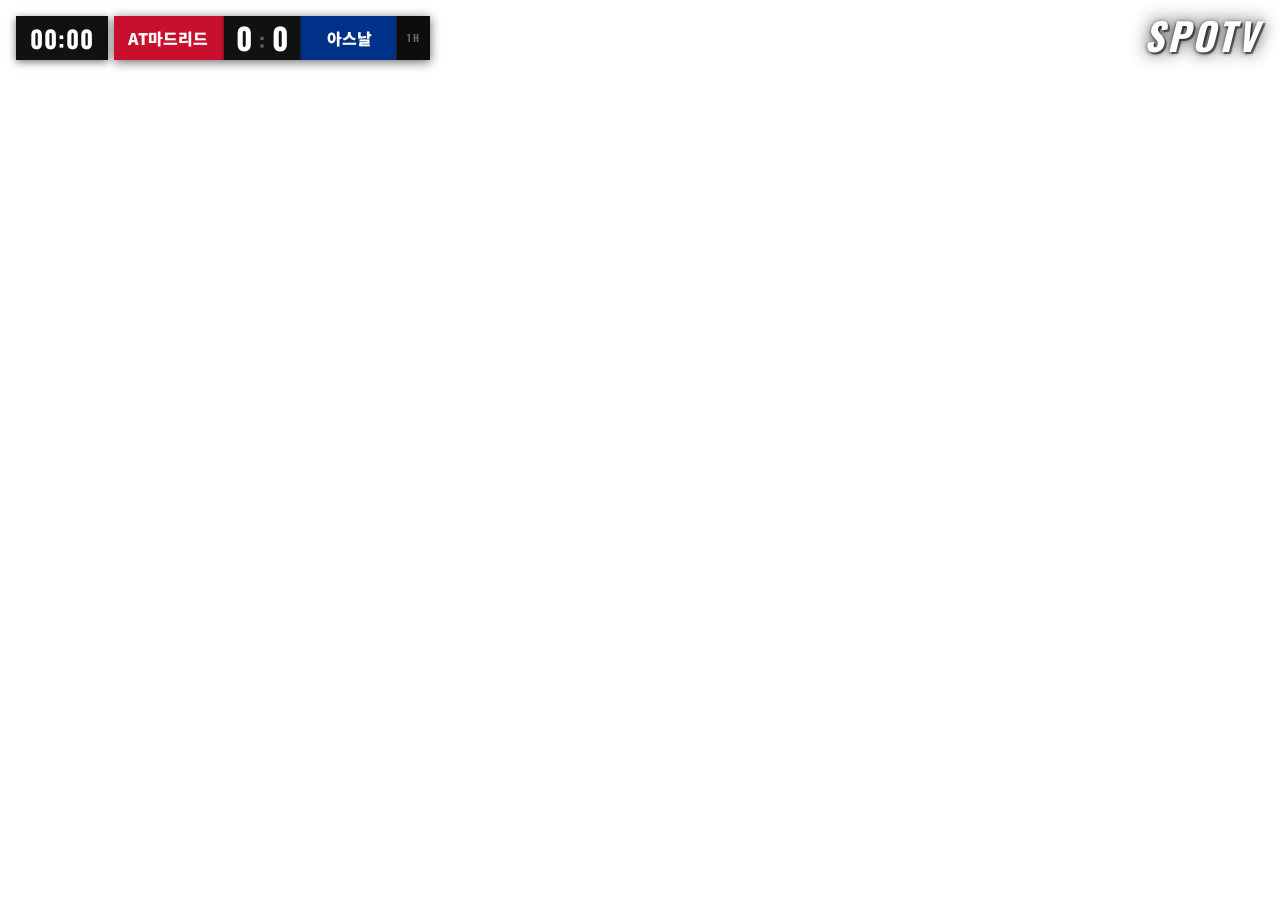
<file: index.html>
<!DOCTYPE html>
<html lang="ko">
<head>
<meta charset="UTF-8"/>
<meta name="viewport" content="width=device-width,initial-scale=1.0"/>
<title>Football Overlay</title>
<link rel="preconnect" href="https://fonts.googleapis.com"/>
<link rel="preconnect" href="https://fonts.gstatic.com" crossorigin/>
<link href="https://fonts.googleapis.com/css2?family=Oswald:wght@600;700&family=Noto+Sans+KR:wght@500;700;900&display=swap" rel="stylesheet"/>
<style>
*, *::before, *::after { box-sizing: border-box; margin: 0; padding: 0; }

:root {
  --home: #c8102e;
  --away: #003087;
  --fn:   'Oswald', sans-serif;
  --fk:   'Noto Sans KR', sans-serif;
}

html, body {
  width: 100%; height: 100%;
  background: transparent;
  overflow: hidden;
}

@keyframes fadeDown {
  from { opacity: 0; transform: translateY(-8px); }
  to   { opacity: 1; transform: translateY(0); }
}

/* ═══════════════════════════════════════
   TOP-LEFT: [ 시계 ]  [ 스코어보드 ]  ← 같은 라인, gap으로 분리
   ═══════════════════════════════════════ */
#tl {
  position: fixed;
  top: 16px;
  left: 16px;
  display: inline-flex;
  flex-direction: row;          /* 같은 라인 */
  align-items: stretch;
  gap: 6px;                     /* 시계-스코어보드 간격 */
  pointer-events: none;
  animation: fadeDown .25s ease-out both;
}

/* ─ 시계 바 — 폭 최소, 내용만큼만 ─ */
#clock-bar {
  display: inline-flex;
  align-items: center;
  height: 44px;                 /* 스코어보드와 동일 높이 */
  background: #111;
  box-shadow: 0 2px 8px rgba(0,0,0,0.55);
  white-space: nowrap;
  padding: 0 14px;
  gap: 0;
}

.clock-val {
  font-family: var(--fn);
  font-size: 24px;
  font-weight: 700;
  color: #fff;
  font-variant-numeric: tabular-nums;
  letter-spacing: 1px;
  line-height: 1;
}

/* added time pill — inline after clock number */
.added-pill {
  display: none;
  align-items: center;
  background: #f5c518;
  color: #1a1000;
  font-family: var(--fn);
  font-size: 11px;
  font-weight: 700;
  padding: 0 7px;
  margin-right: 8px;
  line-height: 1;
  align-self: center;
  animation: pillIn .18s ease-out both;
}
@keyframes pillIn {
  from { transform: scale(.7); opacity: 0; }
  to   { transform: scale(1);  opacity: 1; }
}

/* ─ 스코어보드 ─
   원본: 시계 바에 딱 붙고, 시계보다 더 넓음
   구조: [홈팀명][점수][원정팀명][기간] */
#scoreboard {
  display: flex;
  align-items: stretch;
  height: 44px;
  box-shadow: 0 2px 10px rgba(0,0,0,0.60);
}

.sb-home {
  display: flex;
  align-items: center;
  justify-content: center;
  padding: 0 14px;
  background: var(--home);
  border-right: 2px solid rgba(0,0,0,0.20);
  min-width: 96px;
}
.sb-away {
  display: flex;
  align-items: center;
  justify-content: center;
  padding: 0 14px;
  background: var(--away);
  border-left: 2px solid rgba(0,0,0,0.20);
  min-width: 96px;
}
.sb-team {
  font-family: var(--fk);
  font-size: 16px;
  font-weight: 900;
  color: #fff;
  white-space: nowrap;
  line-height: 1;
}

/* 점수 영역 */
.sb-score {
  display: flex;
  align-items: center;
  justify-content: center;
  background: #111;
  padding: 0 6px;
  min-width: 76px;
  gap: 0;
}
.sb-num {
  font-family: var(--fn);
  font-size: 30px;
  font-weight: 700;
  color: #fff;
  font-variant-numeric: tabular-nums;
  min-width: 22px;
  text-align: center;
  line-height: 1;
}
.sb-num.bump {
  animation: goalPop .32s ease-out;
}
@keyframes goalPop {
  0%   { transform: scale(1);    color: #fff; }
  35%  { transform: scale(1.3);  color: #f5c518; }
  100% { transform: scale(1);    color: #fff; }
}
.sb-colon {
  font-family: var(--fn);
  font-size: 22px;
  font-weight: 600;
  color: rgba(255,255,255,0.35);
  padding: 0 4px;
  padding-top: 2px;
  line-height: 1;
  user-select: none;
}

/* 기간 레이블 */
.sb-period {
  display: flex;
  align-items: center;
  justify-content: center;
  padding: 0 10px;
  background: #0d0d0d;
  border-left: 1px solid rgba(255,255,255,0.07);
  min-width: 34px;
}
.period-txt {
  font-family: var(--fn);
  font-size: 10px;
  font-weight: 600;
  letter-spacing: 1.5px;
  color: rgba(255,255,255,0.38);
  text-transform: uppercase;
  line-height: 1;
}
.period-txt.ft { color: #f5c518; }

/* ═══════════════════════════════════════
   TOP-RIGHT: SPOTV 채널 로고
   원본: 흰색, 이탤릭, 언더라인 없음, 큰 텍스트
   ═══════════════════════════════════════ */
#channel-logo {
  position: fixed;
  top: 16px;
  right: 20px;
  pointer-events: none;
  animation: fadeDown .28s .08s ease-out both;
}
.channel-name {
  font-family: var(--fn);
  font-size: 38px;
  font-weight: 700;
  font-style: italic;
  color: #ffffff;
  letter-spacing: 3px;
  line-height: 1;
  text-shadow:
    0 0 18px rgba(0,0,0,0.85),
    0 1px 4px rgba(0,0,0,0.75),
    2px 2px 0 rgba(0,0,0,0.45);
}
</style>
</head>
<body>

<!-- TOP LEFT -->
<div id="tl">

  <!-- 시계 바 -->
  <div id="clock-bar">
    <span class="clock-val" id="el-clock">00:00</span>
    <span class="added-pill" id="el-added"></span>
  </div>

  <!-- 스코어보드 — gap 없이 바로 붙음 -->
  <div id="scoreboard">
    <div class="sb-home" id="el-home-slab">
      <span class="sb-team" id="el-home-name">AT마드리드</span>
    </div>
    <div class="sb-score">
      <span class="sb-num" id="el-home-score">0</span>
      <span class="sb-colon">:</span>
      <span class="sb-num" id="el-away-score">0</span>
    </div>
    <div class="sb-away" id="el-away-slab">
      <span class="sb-team" id="el-away-name">아스날</span>
    </div>
    <div class="sb-period">
      <span class="period-txt" id="el-period">1H</span>
    </div>
  </div>

</div>

<!-- TOP RIGHT: 채널 로고 -->
<div id="channel-logo">
  <div class="channel-name" id="el-channel">SPOTV</div>
</div>

<script>
(function(){
  'use strict';
  const KEY = 'fbState';

  const elHomeName  = document.getElementById('el-home-name');
  const elAwayName  = document.getElementById('el-away-name');
  const elHomeScore = document.getElementById('el-home-score');
  const elAwayScore = document.getElementById('el-away-score');
  const elHomeSlab  = document.getElementById('el-home-slab');
  const elAwaySlab  = document.getElementById('el-away-slab');
  const elClock     = document.getElementById('el-clock');
  const elAdded     = document.getElementById('el-added');
  const elPeriod    = document.getElementById('el-period');
  const elChannel   = document.getElementById('el-channel');
  const elCompTxt   = document.getElementById('el-comp-txt');

  let prevHS = -1, prevAS = -1, prevAT = -1;
  let localMs = 0, localRunning = false, localBase = 0;

  function fmt(ms) {
    const s = Math.max(0, Math.floor(ms / 1000));
    return String(Math.floor(s/60)).padStart(2,'0') + ':' + String(s%60).padStart(2,'0');
  }

  function bump(el) {
    el.classList.remove('bump');
    void el.offsetWidth;
    el.classList.add('bump');
    el.addEventListener('animationend', () => el.classList.remove('bump'), {once:true});
  }

  function apply(s) {
    elHomeName.textContent = s.homeName || 'HOME';
    elAwayName.textContent = s.awayName || 'AWAY';

    const hc = s.homeColor || '#c8102e';
    const ac = s.awayColor || '#003087';
    elHomeSlab.style.background = hc;
    elAwaySlab.style.background = ac;

    const hs = parseInt(s.homeScore) || 0;
    const as = parseInt(s.awayScore) || 0;
    if (hs !== prevHS) { elHomeScore.textContent = hs; if (prevHS !== -1) bump(elHomeScore); prevHS = hs; }
    if (as !== prevAS) { elAwayScore.textContent = as; if (prevAS !== -1) bump(elAwayScore); prevAS = as; }

    localMs = parseFloat(s.elapsedMs) || 0;
    localRunning = !!s.running;
    if (localRunning && s.wallTime) {
      localMs = Math.max(0, localMs + (Date.now() - parseInt(s.wallTime)));
    }
    localBase = performance.now();

    /* Added time — flicker 방지 */
    const at = parseInt(s.addedTime) || 0;
    if (at !== prevAT) {
      prevAT = at;
      if (at > 0) {
        elAdded.textContent = '+' + at;
        elAdded.style.animation = 'none';
        elAdded.style.display = 'inline-flex';
        void elAdded.offsetWidth;
        elAdded.style.animation = '';
      } else {
        elAdded.style.display = 'none';
      }
    }

    const st = s.matchState || '1H';
    elPeriod.textContent = st;
    elPeriod.className = 'period-txt' + (st === 'FT' ? ' ft' : '');

    if (s.channelName !== undefined) elChannel.textContent = s.channelName || 'SPOTV';
    if (s.compText    !== undefined) elCompTxt.textContent = s.compText;
  }

  (function tick() {
    if (localRunning) {
      elClock.textContent = fmt(localMs + (performance.now() - localBase));
    }
    requestAnimationFrame(tick);
  })();

  window.addEventListener('storage', e => { if (e.key === KEY) load(); });
  setInterval(load, 250);

  function load() {
    try { const r = localStorage.getItem(KEY); if (r) apply(JSON.parse(r)); } catch(e) {}
  }

  document.addEventListener('keydown', e => {
    if ((e.key === 'h' || e.key === 'H') && !e.ctrlKey && !e.metaKey) {
      window.open('controller.html', 'fbCtrl', 'width=480,height=920,resizable=yes,scrollbars=yes');
    }
  });

  load();
})();
</script>
</body>
</html>
</file>
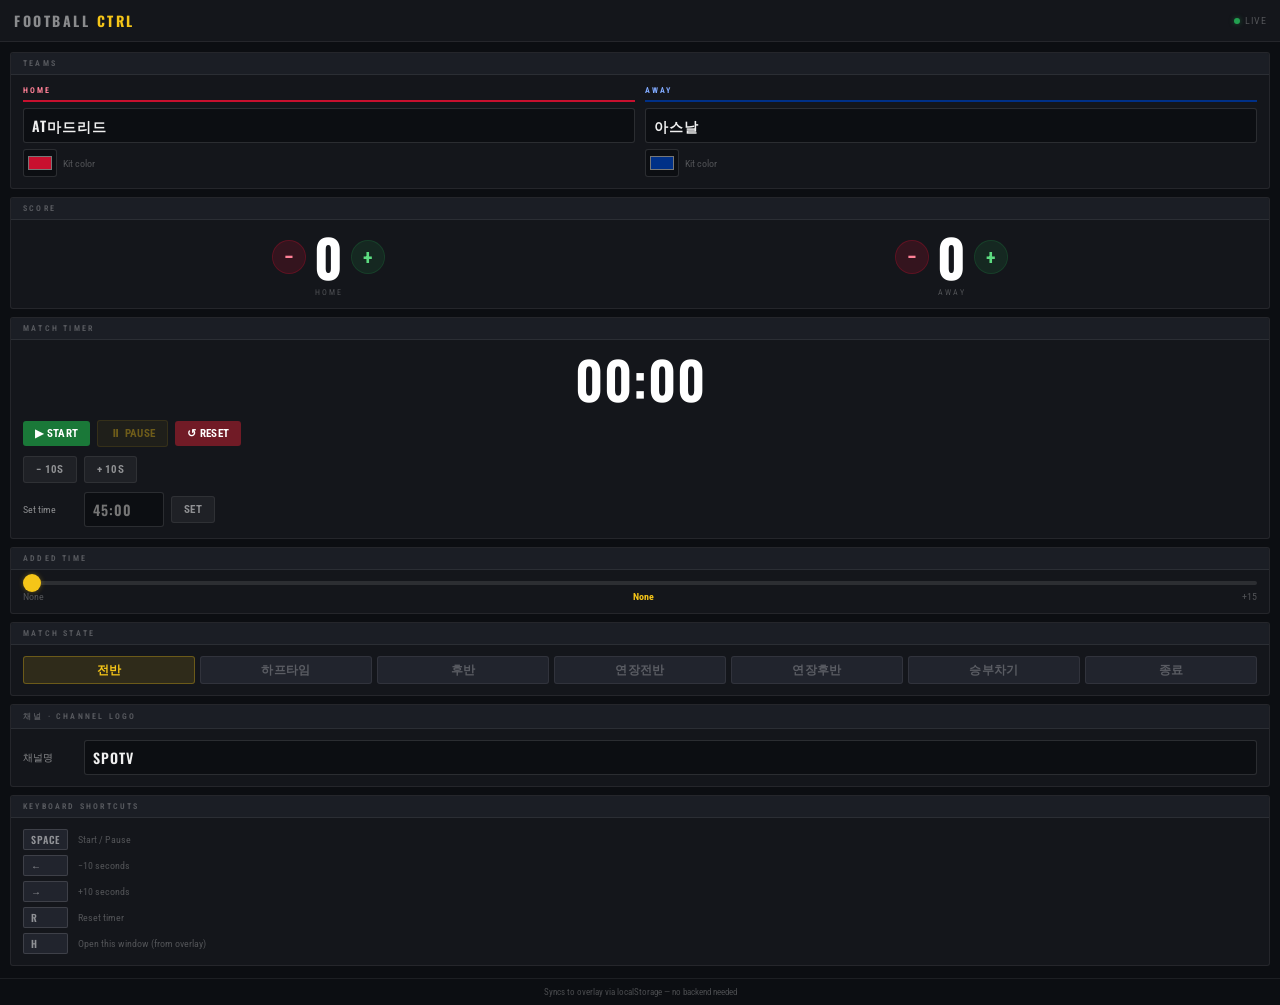
<file: controller.html>
<!DOCTYPE html>
<html lang="en">
<head>
<meta charset="UTF-8"/>
<meta name="viewport" content="width=device-width,initial-scale=1.0"/>
<title>Controller</title>
<link rel="preconnect" href="https://fonts.googleapis.com"/>
<link rel="preconnect" href="https://fonts.gstatic.com" crossorigin/>
<link href="https://fonts.googleapis.com/css2?family=Oswald:wght@500;600;700&family=Roboto+Condensed:wght@400;700&display=swap" rel="stylesheet"/>
<style>
*, *::before, *::after { box-sizing: border-box; margin: 0; padding: 0; }

:root {
  --bg:    #0c0e12;
  --s1:    #14161b;
  --s2:    #1b1e25;
  --s3:    #21242d;
  --bd:    rgba(255,255,255,.07);
  --bd2:   rgba(255,255,255,.13);
  --tx:    #f0f0f0;
  --tx2:   rgba(255,255,255,.50);
  --tx3:   rgba(255,255,255,.26);
  --gold:  #f5c518;
  --fn:    'Oswald', sans-serif;
  --fb:    'Roboto Condensed', sans-serif;
  --r:     3px;
}

html { font-size: 13px; }

body {
  background: var(--bg);
  color: var(--tx);
  font-family: var(--fb);
  min-height: 100vh;
  overflow-y: auto;
  overflow-x: hidden;
  scrollbar-width: thin;
  scrollbar-color: rgba(255,255,255,.08) transparent;
}
body::-webkit-scrollbar { width: 4px; }
body::-webkit-scrollbar-thumb { background: rgba(255,255,255,.08); border-radius: 2px; }

/* ── Header ── */
header {
  position: sticky; top: 0; z-index: 10;
  display: flex; align-items: center; justify-content: space-between;
  padding: 10px 14px;
  background: var(--s1);
  border-bottom: 1px solid var(--bd);
}
.hd-title {
  font-family: var(--fn);
  font-size: 14px; font-weight: 700;
  letter-spacing: 2.5px; color: var(--tx2);
  text-transform: uppercase;
}
.hd-title b { color: var(--gold); font-weight: 700; }
.sync-wrap { display: flex; align-items: center; gap: 5px; }
.sync-dot {
  width: 6px; height: 6px; border-radius: 50%;
  background: #22a050;
  box-shadow: 0 0 5px rgba(34,160,80,.5);
  flex-shrink: 0;
}
.sync-dot.fl { animation: sdfl .3s ease; }
@keyframes sdfl { 0%{background:#fff;box-shadow:0 0 10px #fff} 100%{background:#22a050;box-shadow:0 0 5px rgba(34,160,80,.5)} }
.sync-lbl { font-size: 10px; color: var(--tx3); letter-spacing: .5px; }

/* ── Body ── */
main { padding: 10px; display: flex; flex-direction: column; gap: 8px; }

/* ── Card ── */
.card {
  background: var(--s1);
  border: 1px solid var(--bd);
  border-radius: var(--r);
  overflow: hidden;
}
.card-hd {
  padding: 6px 12px;
  background: var(--s2);
  border-bottom: 1px solid var(--bd);
  font-size: 8px; font-weight: 700;
  letter-spacing: 2.2px; color: var(--tx3);
  text-transform: uppercase;
}
.card-body { padding: 11px 12px; display: flex; flex-direction: column; gap: 9px; }

/* ── Layout helpers ── */
.row { display: flex; align-items: center; gap: 7px; flex-wrap: wrap; }
.row-tight { display: flex; align-items: center; gap: 5px; }
.col2 { display: grid; grid-template-columns: 1fr 1fr; gap: 10px; }
.lbl { font-size: 10px; color: var(--tx2); white-space: nowrap; min-width: 54px; }

/* ── Team columns ── */
.tcol { display: flex; flex-direction: column; gap: 6px; }
.tcol-hd {
  font-size: 8px; font-weight: 700;
  letter-spacing: 2px; text-transform: uppercase;
  padding-bottom: 5px; border-bottom: 2px solid transparent;
}
.tcol.home .tcol-hd { color: #ff8096; border-color: #c8102e; }
.tcol.away .tcol-hd { color: #80aaff; border-color: #003087; }
.color-row { display: flex; align-items: center; gap: 6px; font-size: 10px; color: var(--tx3); }

/* ── Inputs ── */
input[type=text] {
  background: var(--bg);
  border: 1px solid var(--bd2);
  border-radius: var(--r);
  color: var(--tx);
  font-family: var(--fn);
  font-size: 14px; font-weight: 600;
  letter-spacing: 1px;
  padding: 6px 8px;
  outline: none;
  text-transform: uppercase;
  width: 100%;
  transition: border-color .12s;
}
input[type=text]:focus { border-color: rgba(255,255,255,.30); }

input[type=color] {
  background: var(--bg);
  border: 1px solid var(--bd2);
  border-radius: var(--r);
  width: 34px; height: 28px;
  padding: 2px; cursor: pointer; flex-shrink: 0;
}

/* ── Score display ── */
.score-pair { display: grid; grid-template-columns: 1fr 1fr; gap: 12px; }
.score-unit { display: flex; flex-direction: column; align-items: center; gap: 5px; }
.score-big {
  font-family: var(--fn);
  font-size: 52px; font-weight: 700;
  color: #fff; font-variant-numeric: tabular-nums; line-height: 1;
}
.score-sub { font-size: 8px; letter-spacing: 2px; color: var(--tx3); text-transform: uppercase; }
.btn-pair { display: flex; align-items: center; gap: 8px; }

/* ── Clock display ── */
.clock-big {
  font-family: var(--fn);
  font-size: 52px; font-weight: 600;
  color: #fff; font-variant-numeric: tabular-nums;
  letter-spacing: 1px; line-height: 1;
  text-align: center; padding: 2px 0 6px;
}

/* ── Buttons ── */
.btn {
  font-family: var(--fb);
  font-size: 11px; font-weight: 700;
  letter-spacing: .3px;
  border: none; border-radius: var(--r);
  cursor: pointer; padding: 7px 12px;
  transition: background .1s, transform .07s;
  text-transform: uppercase; line-height: 1; white-space: nowrap;
}
.btn:active { transform: scale(0.93); }

.btn-circ {
  width: 34px; height: 34px; padding: 0; border-radius: 50%;
  font-size: 20px; font-weight: 700;
  display: flex; align-items: center; justify-content: center; flex-shrink: 0;
}

.b-minus { background: rgba(200,16,46,.18); color: #ff8096; border: 1px solid rgba(200,16,46,.28); }
.b-minus:hover { background: rgba(200,16,46,.40); color: #fff; }
.b-plus  { background: rgba(28,122,63,.18);  color: #5cdb80; border: 1px solid rgba(28,122,63,.28); }
.b-plus:hover  { background: rgba(28,122,63,.40); color: #fff; }

.b-go   { background: #1a7838; color: #fff; }
.b-go:hover   { background: #22a050; }
.b-hold { background: rgba(245,197,24,.13); color: var(--gold); border: 1px solid rgba(245,197,24,.28); }
.b-hold:hover { background: rgba(245,197,24,.24); }
.b-stop { background: rgba(176,30,46,.60); color: #fff; }
.b-stop:hover { background: #d02030; }
.b-ghost { background: rgba(255,255,255,.05); color: var(--tx2); border: 1px solid var(--bd); }
.b-ghost:hover { background: rgba(255,255,255,.10); color: var(--tx); }

/* ── Match state buttons ── */
.state-row { gap: 5px; flex-wrap: wrap; }
.b-state {
  flex: 1; padding: 7px 4px; font-size: 12px;
  background: var(--s3); color: var(--tx3); border: 1px solid var(--bd);
}
.b-state:hover { background: rgba(255,255,255,.07); color: var(--tx2); }
.b-state.on { background: rgba(245,197,24,.12); color: var(--gold); border-color: rgba(245,197,24,.30); }

/* ── Added time slider ── */
.slider-wrap { width: 100%; display: flex; flex-direction: column; gap: 6px; }
input[type=range] {
  -webkit-appearance: none;
  width: 100%; height: 4px;
  background: rgba(255,255,255,.10);
  border-radius: 10px; outline: none; cursor: pointer;
}
input[type=range]::-webkit-slider-thumb {
  -webkit-appearance: none;
  width: 18px; height: 18px; border-radius: 50%;
  background: var(--gold);
  box-shadow: 0 0 5px rgba(245,197,24,.35);
  cursor: pointer; transition: transform .1s;
}
input[type=range]::-webkit-slider-thumb:hover { transform: scale(1.2); }
input[type=range]::-moz-range-thumb {
  width: 18px; height: 18px; border-radius: 50%;
  background: var(--gold); border: none; cursor: pointer;
}
.slider-meta { display: flex; justify-content: space-between; font-size: 10px; color: var(--tx3); }
#added-val { color: var(--gold); font-weight: 700; }

/* ── Set time input ── */
#in-settime { width: 80px; flex-shrink: 0; }

/* ── Keyboard hints ── */
.key-grid { display: grid; grid-template-columns: auto 1fr; gap: 5px 10px; align-items: center; }
.kbd {
  display: inline-block;
  background: var(--s3); border: 1px solid var(--bd2); border-radius: 2px;
  padding: 2px 7px; font-family: var(--fn); font-size: 10px; font-weight: 600;
  color: var(--tx2); letter-spacing: .5px; white-space: nowrap;
}
.key-grid span:not(.kbd) { font-size: 10px; color: var(--tx3); }

/* ── Footer ── */
footer {
  padding: 8px 14px; text-align: center;
  font-size: 9px; color: var(--tx3);
  border-top: 1px solid var(--bd);
  margin-top: 2px;
}
</style>
</head>
<body>

<header>
  <span class="hd-title">FOOTBALL <b>CTRL</b></span>
  <div class="sync-wrap">
    <div class="sync-dot" id="sync-dot"></div>
    <span class="sync-lbl">LIVE</span>
  </div>
</header>

<main>

  <!-- TEAMS -->
  <div class="card">
    <div class="card-hd">Teams</div>
    <div class="card-body">
      <div class="col2">
        <div class="tcol home">
          <div class="tcol-hd">Home</div>
          <input type="text" id="in-home" value="AT마드리드" maxlength="16" placeholder="홈팀"/>
          <div class="color-row">
            <input type="color" id="in-home-color" value="#c8102e"/>
            <span>Kit color</span>
          </div>
        </div>
        <div class="tcol away">
          <div class="tcol-hd">Away</div>
          <input type="text" id="in-away" value="아스날" maxlength="16" placeholder="원정팀"/>
          <div class="color-row">
            <input type="color" id="in-away-color" value="#003087"/>
            <span>Kit color</span>
          </div>
        </div>
      </div>
    </div>
  </div>

  <!-- SCORE -->
  <div class="card">
    <div class="card-hd">Score</div>
    <div class="card-body">
      <div class="score-pair">
        <div class="score-unit">
          <div class="btn-pair">
            <button class="btn btn-circ b-minus" data-team="home" data-d="-1">−</button>
            <div class="score-big" id="d-hs">0</div>
            <button class="btn btn-circ b-plus"  data-team="home" data-d="1">+</button>
          </div>
          <div class="score-sub">HOME</div>
        </div>
        <div class="score-unit">
          <div class="btn-pair">
            <button class="btn btn-circ b-minus" data-team="away" data-d="-1">−</button>
            <div class="score-big" id="d-as">0</div>
            <button class="btn btn-circ b-plus"  data-team="away" data-d="1">+</button>
          </div>
          <div class="score-sub">AWAY</div>
        </div>
      </div>
    </div>
  </div>

  <!-- TIMER -->
  <div class="card">
    <div class="card-hd">Match Timer</div>
    <div class="card-body">
      <div class="clock-big" id="d-clock">00:00</div>
      <div class="row">
        <button class="btn b-go"   id="btn-start">▶ Start</button>
        <button class="btn b-hold" id="btn-pause" style="opacity:.4">⏸ Pause</button>
        <button class="btn b-stop" id="btn-reset">↺ Reset</button>
      </div>
      <div class="row">
        <button class="btn b-ghost" id="btn-m10">− 10s</button>
        <button class="btn b-ghost" id="btn-p10">+ 10s</button>
      </div>
      <div class="row">
        <span class="lbl">Set time</span>
        <input type="text" id="in-settime" placeholder="45:00" maxlength="6"/>
        <button class="btn b-ghost" id="btn-set">Set</button>
      </div>
    </div>
  </div>

  <!-- ADDED TIME -->
  <div class="card">
    <div class="card-hd">Added Time</div>
    <div class="card-body">
      <div class="slider-wrap">
        <input type="range" id="slider-added" min="0" max="15" value="0" step="1"/>
        <div class="slider-meta">
          <span>None</span>
          <span id="added-val">None</span>
          <span>+15</span>
        </div>
      </div>
    </div>
  </div>

  <!-- MATCH STATE -->
  <div class="card">
    <div class="card-hd">Match State</div>
    <div class="card-body">
      <div class="row state-row">
        <button class="btn b-state on" data-st="전반">전반</button>
        <button class="btn b-state"    data-st="HT">하프타임</button>
        <button class="btn b-state"    data-st="후반">후반</button>
        <button class="btn b-state"    data-st="연장전반">연장전반</button>
        <button class="btn b-state"    data-st="연장후반">연장후반</button>
        <button class="btn b-state"    data-st="PSO">승부차기</button>
        <button class="btn b-state"    data-st="FT">종료</button>
      </div>
    </div>
  </div>

  <!-- CHANNEL / BROADCASTER -->
  <div class="card">
    <div class="card-hd">채널 · Channel Logo</div>
    <div class="card-body">
      <div class="row">
        <span class="lbl">채널명</span>
        <input type="text" id="in-channel" value="SPOTV" maxlength="20" placeholder="SPOTV" style="flex:1"/>
      </div>
    </div>
  </div>

  <!-- KEYBOARD -->
  <div class="card">
    <div class="card-hd">Keyboard Shortcuts</div>
    <div class="card-body">
      <div class="key-grid">
        <span class="kbd">SPACE</span> <span>Start / Pause</span>
        <span class="kbd">←</span>     <span>−10 seconds</span>
        <span class="kbd">→</span>     <span>+10 seconds</span>
        <span class="kbd">R</span>     <span>Reset timer</span>
        <span class="kbd">H</span>     <span>Open this window (from overlay)</span>
      </div>
    </div>
  </div>

</main>

<footer>Syncs to overlay via localStorage — no backend needed</footer>

<script>
(function(){
  'use strict';
  const KEY = 'fbState';

  const state = {
    homeName:  'AT마드리드', awayName: '아스날',
    homeColor: '#c8102e', awayColor: '#003087',
    homeScore: 0, awayScore: 0,
    elapsedMs: 0, running: false,
    addedTime: 0, matchState: '전반',
    channelName: 'SPOTV',
  };

  /* Timer engine — performance.now, zero drift */
  let rafId = 0, ts0 = 0, ms0 = 0;

  function nowMs() { return state.running ? ms0 + (performance.now() - ts0) : state.elapsedMs; }

  function rafCb(ts) {
    if (!state.running) return;
    state.elapsedMs = ms0 + (ts - ts0);
    renderClock();
    rafId = requestAnimationFrame(rafCb);
  }

  function startTimer() {
    if (state.running) return;
    state.running = true; ts0 = performance.now(); ms0 = state.elapsedMs;
    rafId = requestAnimationFrame(rafCb);
    syncBtns(); push();
  }
  function pauseTimer() {
    if (!state.running) return;
    state.running = false; cancelAnimationFrame(rafId);
    state.elapsedMs = ms0 + (performance.now() - ts0);
    renderClock(); syncBtns(); push();
  }
  function resetTimer() { pauseTimer(); state.elapsedMs = 0; renderClock(); push(); }
  function adjust(d) {
    const w = state.running; if(w) pauseTimer();
    state.elapsedMs = Math.max(0, state.elapsedMs + d);
    renderClock(); if(w) startTimer(); else push();
  }
  function setTime() {
    const raw = document.getElementById('in-settime').value.trim();
    let ms = 0;
    if (/^\d{1,3}:\d{2}$/.test(raw)) { const [m,s] = raw.split(':').map(Number); ms = (m*60+s)*1000; }
    else if (/^\d+$/.test(raw)) { ms = parseInt(raw)*1000; }
    else return;
    const w = state.running; if(w) pauseTimer();
    state.elapsedMs = ms; renderClock();
    document.getElementById('in-settime').value = '';
    if(w) startTimer(); else push();
  }

  function fmt(ms) {
    const s = Math.max(0, Math.floor(ms/1000));
    return String(Math.floor(s/60)).padStart(2,'0') + ':' + String(s%60).padStart(2,'0');
  }

  const dClock = document.getElementById('d-clock');
  function renderClock() { dClock.textContent = fmt(nowMs()); }

  function syncBtns() {
    document.getElementById('btn-start').style.opacity = state.running ? '0.4' : '1';
    document.getElementById('btn-pause').style.opacity = state.running ? '1' : '0.4';
  }

  /* Push to localStorage */
  const syncDot = document.getElementById('sync-dot');
  let pushTid = null;
  function push() {
    localStorage.setItem(KEY, JSON.stringify({...state, elapsedMs: nowMs(), wallTime: Date.now()}));
    syncDot.classList.remove('fl'); void syncDot.offsetWidth; syncDot.classList.add('fl');
    clearTimeout(pushTid);
    if (state.running) pushTid = setTimeout(push, 400);
  }

  /* Bindings */
  document.getElementById('in-home').addEventListener('input', function(){ state.homeName = this.value||'HOME'; push(); });
  document.getElementById('in-away').addEventListener('input', function(){ state.awayName = this.value||'AWAY'; push(); });
  document.getElementById('in-home-color').addEventListener('input', function(){ state.homeColor = this.value; push(); });
  document.getElementById('in-away-color').addEventListener('input', function(){ state.awayColor = this.value; push(); });
  document.getElementById('in-channel').addEventListener('input', function(){ state.channelName = this.value; push(); });

  document.querySelectorAll('[data-d]').forEach(btn => {
    btn.addEventListener('click', () => {
      const t = btn.dataset.team, d = parseInt(btn.dataset.d);
      if (t === 'home') { state.homeScore = Math.max(0, state.homeScore + d); document.getElementById('d-hs').textContent = state.homeScore; }
      else              { state.awayScore = Math.max(0, state.awayScore + d); document.getElementById('d-as').textContent = state.awayScore; }
      push();
    });
  });

  document.getElementById('btn-start').addEventListener('click', startTimer);
  document.getElementById('btn-pause').addEventListener('click', pauseTimer);
  document.getElementById('btn-reset').addEventListener('click', resetTimer);
  document.getElementById('btn-m10').addEventListener('click', () => adjust(-10000));
  document.getElementById('btn-p10').addEventListener('click', () => adjust( 10000));
  document.getElementById('btn-set').addEventListener('click', setTime);
  document.getElementById('in-settime').addEventListener('keydown', e => { if(e.key==='Enter') setTime(); });

  document.getElementById('slider-added').addEventListener('input', function(){
    state.addedTime = parseInt(this.value);
    document.getElementById('added-val').textContent = state.addedTime > 0 ? '+' + state.addedTime + ' min' : 'None';
    push();
  });

  document.querySelectorAll('[data-st]').forEach(btn => {
    btn.addEventListener('click', () => {
      document.querySelectorAll('[data-st]').forEach(b => b.classList.remove('on'));
      btn.classList.add('on'); state.matchState = btn.dataset.st; push();
    });
  });

  document.addEventListener('keydown', e => {
    const t = document.activeElement.tagName.toLowerCase();
    if (t==='input'||t==='textarea') { if(e.key==='Escape') document.activeElement.blur(); return; }
    switch(e.key) {
      case ' ': case 'Space': e.preventDefault(); state.running ? pauseTimer() : startTimer(); break;
      case 'ArrowLeft':  e.preventDefault(); adjust(-10000); break;
      case 'ArrowRight': e.preventDefault(); adjust( 10000); break;
      case 'r': case 'R': resetTimer(); break;
    }
  });

  renderClock(); syncBtns(); push();
})();
</script>
</body>
</html>
</file>
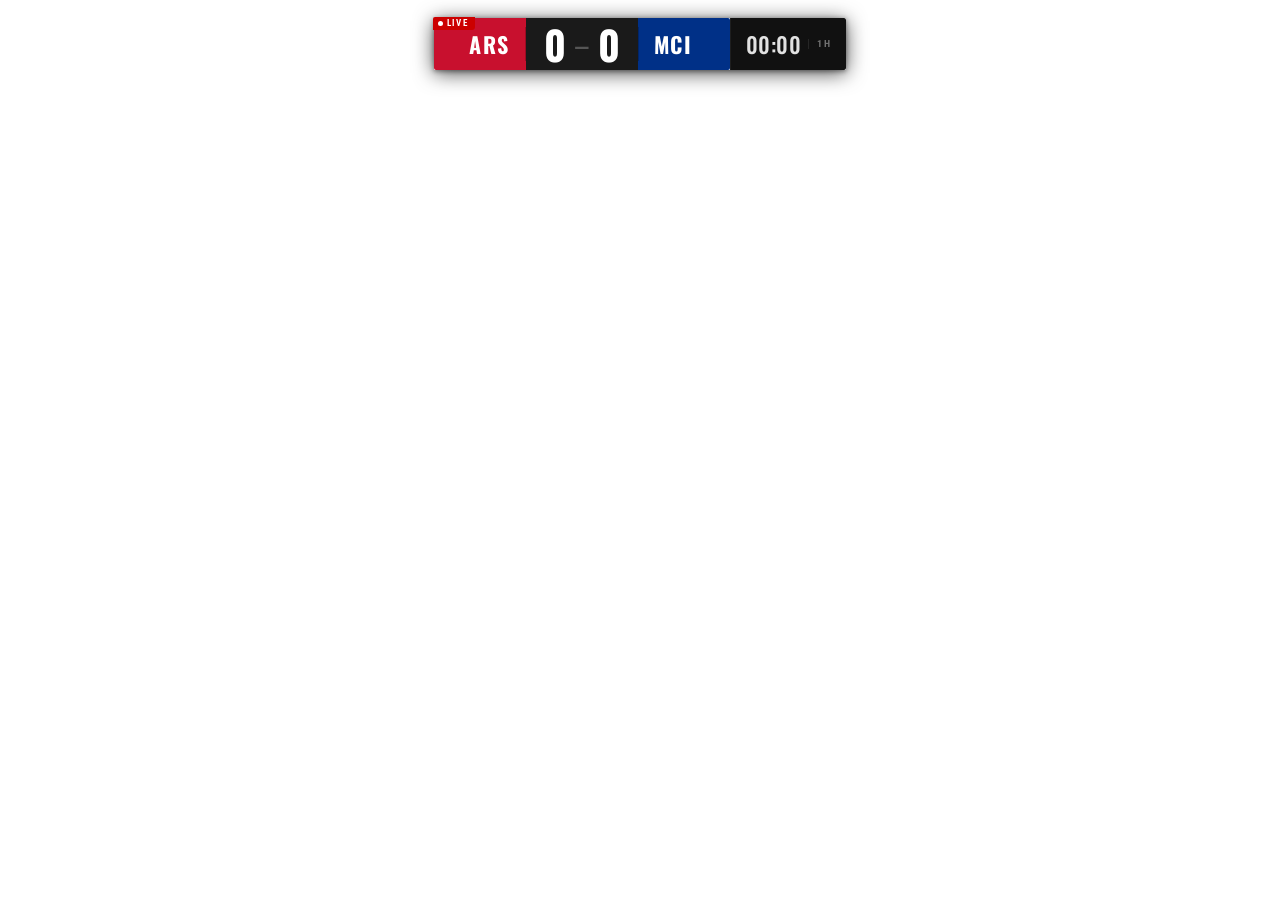
<file: overlay.html>
<!DOCTYPE html>
<html lang="en">
<head>
<meta charset="UTF-8"/>
<meta name="viewport" content="width=device-width,initial-scale=1.0"/>
<title>Football Overlay</title>
<link rel="preconnect" href="https://fonts.googleapis.com"/>
<link rel="preconnect" href="https://fonts.gstatic.com" crossorigin/>
<link href="https://fonts.googleapis.com/css2?family=Oswald:wght@400;500;600;700&family=Roboto+Condensed:wght@400;700&display=swap" rel="stylesheet"/>
<style>
/* ============================================================
   RESET
   ============================================================ */
*,*::before,*::after{box-sizing:border-box;margin:0;padding:0}

/* ============================================================
   DESIGN TOKENS
   ============================================================ */
:root{
  --home-color: #c8102e;
  --away-color: #003087;
  --score-bg:   #1a1a1a;
  --timer-bg:   #111111;
  --bug-h:      52px;
  --f-disp:     'Oswald', sans-serif;
  --f-body:     'Roboto Condensed', sans-serif;
}

/* ============================================================
   BASE
   ============================================================ */
html, body {
  width: 100%; height: 100%;
  background: transparent;
  overflow: hidden;
}

/* ============================================================
   OVERLAY ANCHOR
   ============================================================ */
#overlay {
  position: fixed;
  top: 0; left: 0; right: 0;
  display: flex;
  justify-content: center;
  padding-top: 18px;
  pointer-events: none;
}

/* ============================================================
   SCOREBUG SHELL
   ============================================================ */
#scorebug {
  display: flex;
  align-items: stretch;
  height: var(--bug-h);
  box-shadow: 0 3px 20px rgba(0,0,0,0.70), 0 1px 5px rgba(0,0,0,0.45);
  animation: bugReveal 0.28s ease-out both;
}

@keyframes bugReveal {
  from { opacity: 0; transform: translateY(-10px); }
  to   { opacity: 1; transform: translateY(0); }
}

/* Needs relative for the LIVE badge anchor */
#scorebug-inner {
  position: relative;
  display: flex;
  align-items: stretch;
}

/* ============================================================
   LIVE BADGE  — corner-pinned, ESPN style
   ============================================================ */
.live-badge {
  position: absolute;
  top: -1px; left: -1px;
  display: flex; align-items: center; gap: 4px;
  background: #cc0000;
  padding: 2px 7px 2px 5px;
  border-radius: 2px 0 3px 0;
  z-index: 10;
  pointer-events: none;
}
.live-pulse {
  width: 5px; height: 5px;
  border-radius: 50%;
  background: #fff;
  animation: liveDot 1.8s ease-in-out infinite;
}
@keyframes liveDot { 0%,100%{opacity:1} 50%{opacity:0.22} }
.live-label {
  font-family: var(--f-body);
  font-size: 8.5px; font-weight: 700;
  letter-spacing: 1.6px; color: #fff; line-height: 1;
}

/* ============================================================
   TEAM SLABS
   ============================================================ */
.slab-home {
  display: flex; align-items: center; justify-content: flex-end;
  padding: 0 16px 0 18px;
  min-width: 92px;
  background: var(--home-color);
  border-radius: 2px 0 0 2px;
  position: relative;
}
/* Inner-edge seam line */
.slab-home::after {
  content: ''; position: absolute;
  right: 0; top: 18%; height: 64%;
  width: 1px; background: rgba(0,0,0,0.22);
}

.slab-away {
  display: flex; align-items: center; justify-content: flex-start;
  padding: 0 18px 0 16px;
  min-width: 92px;
  background: var(--away-color);
  border-radius: 0 2px 2px 0;
  position: relative;
}
.slab-away::before {
  content: ''; position: absolute;
  left: 0; top: 18%; height: 64%;
  width: 1px; background: rgba(0,0,0,0.22);
}

.team-abbr {
  font-family: var(--f-disp);
  font-size: 22px; font-weight: 700;
  color: #fff;
  letter-spacing: 1.5px;
  text-transform: uppercase;
  line-height: 1; white-space: nowrap;
}

/* ============================================================
   SCORE BLOCK
   ============================================================ */
.score-block {
  display: flex; align-items: center; justify-content: center;
  background: var(--score-bg);
  min-width: 112px;
  padding: 0 8px;
  gap: 0;
}

.score-num {
  font-family: var(--f-disp);
  font-size: 40px; font-weight: 700;
  color: #fff;
  line-height: 1;
  font-variant-numeric: tabular-nums;
  display: block;
  min-width: 24px;
  text-align: center;
}

/* Goal scored animation */
.score-num.goal-bump {
  animation: goalFlash 0.36s ease-out;
}
@keyframes goalFlash {
  0%   { transform: scale(1);    color: #fff; }
  32%  { transform: scale(1.22); color: #f5c842; }
  100% { transform: scale(1);    color: #fff; }
}

.score-dash {
  font-family: var(--f-disp);
  font-size: 28px; font-weight: 400;
  color: rgba(255,255,255,0.26);
  line-height: 1;
  padding: 0 7px;
  user-select: none;
}

/* ============================================================
   TIMER BLOCK
   ============================================================ */
.timer-block {
  display: flex; align-items: center;
  padding: 0 15px;
  background: var(--timer-bg);
  border-radius: 0 2px 2px 0;
  border-left: 1px solid rgba(255,255,255,0.06);
  gap: 7px;
  min-width: 102px;
}

/* Match clock — secondary to score, never dominant */
.clock {
  font-family: var(--f-disp);
  font-size: 22px; font-weight: 500;
  color: rgba(255,255,255,0.88);
  font-variant-numeric: tabular-nums;
  letter-spacing: 0.5px;
  line-height: 1;
}

/* Added-time tag — flat amber rectangle, no glow */
.added-tag {
  display: none;
  align-items: center; justify-content: center;
  background: #f5c842;
  color: #1a1200;
  font-family: var(--f-disp);
  font-size: 11px; font-weight: 600;
  letter-spacing: 0.3px;
  padding: 2px 6px;
  border-radius: 1px;
  line-height: 1.3;
  white-space: nowrap;
  animation: tagIn 0.2s ease-out both;
}
@keyframes tagIn {
  from { transform: scale(0.72); opacity: 0; }
  to   { transform: scale(1);    opacity: 1; }
}

/* Match state / period label */
.state-tag {
  font-family: var(--f-body);
  font-size: 10px; font-weight: 700;
  letter-spacing: 1.5px;
  color: rgba(255,255,255,0.40);
  text-transform: uppercase;
  border-left: 1px solid rgba(255,255,255,0.09);
  padding-left: 8px;
  line-height: 1;
  white-space: nowrap;
}
.state-tag.ft { color: #f5c842; }

/* ============================================================
   RESPONSIVE
   ============================================================ */
@media (max-width: 560px) {
  :root { --bug-h: 44px; }
  .team-abbr  { font-size: 17px; }
  .score-num  { font-size: 32px; }
  .score-dash { font-size: 22px; }
  .clock      { font-size: 18px; }
  .slab-home, .slab-away { min-width: 68px; padding: 0 10px; }
  .score-block { min-width: 88px; }
  .timer-block { min-width: 84px; padding: 0 9px; }
  .live-badge  { display: none; }
}
</style>
</head>
<body>

<div id="overlay">
  <div id="scorebug">
    <div id="scorebug-inner">

      <!-- LIVE badge -->
      <div class="live-badge">
        <span class="live-pulse"></span>
        <span class="live-label">LIVE</span>
      </div>

      <!-- Home team -->
      <div class="slab-home" id="el-home-slab">
        <span class="team-abbr" id="el-home-name">ARS</span>
      </div>

      <!-- Score -->
      <div class="score-block">
        <span class="score-num" id="el-home-score">0</span>
        <span class="score-dash">–</span>
        <span class="score-num" id="el-away-score">0</span>
      </div>

      <!-- Away team -->
      <div class="slab-away" id="el-away-slab">
        <span class="team-abbr" id="el-away-name">MCI</span>
      </div>

      <!-- Timer -->
      <div class="timer-block">
        <span class="clock"     id="el-clock">00:00</span>
        <span class="added-tag" id="el-added"></span>
        <span class="state-tag" id="el-state">1H</span>
      </div>

    </div>
  </div>
</div>

<!-- ============================================================
     OVERLAY SYNC ENGINE
     - Reads state from localStorage (written by controller.html)
     - storage event = instant cross-tab sync
     - 300ms poll = fallback for OBS same-origin contexts
     - RAF loop = smooth clock tick between polls
     ============================================================ -->
<script>
(function () {
  'use strict';

  const KEY = 'fbOverlayState';

  /* DOM refs */
  const elHomeName  = document.getElementById('el-home-name');
  const elAwayName  = document.getElementById('el-away-name');
  const elHomeScore = document.getElementById('el-home-score');
  const elAwayScore = document.getElementById('el-away-score');
  const elClock     = document.getElementById('el-clock');
  const elAdded     = document.getElementById('el-added');
  const elState     = document.getElementById('el-state');
  const root        = document.documentElement;

  /* Track previous scores to detect goals */
  let prevHS = -1, prevAS = -1;

  /* Local timer state — reconstructed from storage */
  let localElapsed = 0;
  let localRunning = false;
  let localBase    = 0; // performance.now() snapshot at last state load

  /* Format ms → "MM:SS" */
  function fmt(ms) {
    const s = Math.max(0, Math.floor(ms / 1000));
    return String(Math.floor(s / 60)).padStart(2, '0') + ':' + String(s % 60).padStart(2, '0');
  }

  /* Trigger goal-scored bump animation */
  function bump(el) {
    el.classList.remove('goal-bump');
    void el.offsetWidth; // force reflow to restart animation
    el.classList.add('goal-bump');
    el.addEventListener('animationend', () => el.classList.remove('goal-bump'), { once: true });
  }

  /* Apply a full state snapshot from localStorage */
  function applyState(s) {
    /* Team names */
    elHomeName.textContent = (s.homeName || 'HOME').toUpperCase();
    elAwayName.textContent = (s.awayName || 'AWAY').toUpperCase();

    /* Kit colors → CSS variables */
    root.style.setProperty('--home-color', s.homeColor || '#c8102e');
    root.style.setProperty('--away-color', s.awayColor || '#003087');

    /* Scores — bump animation on change */
    const hs = parseInt(s.homeScore) || 0;
    const as = parseInt(s.awayScore) || 0;
    if (hs !== prevHS) { elHomeScore.textContent = hs; if (prevHS !== -1) bump(elHomeScore); prevHS = hs; }
    if (as !== prevAS) { elAwayScore.textContent = as; if (prevAS !== -1) bump(elAwayScore); prevAS = as; }

    /* Timer — reconstruct with wall-clock drift compensation */
    localElapsed = parseFloat(s.elapsedMs) || 0;
    localRunning = !!s.running;
    if (localRunning && s.wallTime) {
      /* Add the time elapsed since the controller last wrote state */
      localElapsed = Math.max(0, localElapsed + (Date.now() - parseInt(s.wallTime)));
    }
    localBase = performance.now();

    /* Added time */
    const at = parseInt(s.addedTime) || 0;
    if (at > 0) {
      elAdded.textContent = '+' + at;
      elAdded.style.display = 'inline-flex';
      /* Re-trigger entrance animation if value changed */
      elAdded.style.animation = 'none';
      void elAdded.offsetWidth;
      elAdded.style.animation = '';
    } else {
      elAdded.style.display = 'none';
    }

    /* Match state */
    const st = s.matchState || '1H';
    elState.textContent = st;
    elState.className = 'state-tag' + (st === 'FT' ? ' ft' : '');
  }

  /* Load + apply latest state from localStorage */
  function load() {
    try {
      const raw = localStorage.getItem(KEY);
      if (raw) applyState(JSON.parse(raw));
    } catch (e) { /* silent fail */ }
  }

  /* RAF loop — ticks the clock smoothly between storage polls */
  (function tick() {
    if (localRunning) {
      elClock.textContent = fmt(localElapsed + (performance.now() - localBase));
    }
    requestAnimationFrame(tick);
  })();

  /* Instant sync via storage event (cross-tab) */
  window.addEventListener('storage', e => { if (e.key === KEY) load(); });

  /* Polling fallback — covers OBS browser source + same-origin iframes */
  setInterval(load, 300);

  /* H key → open controller popup */
  document.addEventListener('keydown', e => {
    if (e.key === 'h' || e.key === 'H') {
      window.open('controller.html', 'fbCtrl', 'width=480,height=860,resizable=yes');
    }
  });

  /* Initial render */
  load();
})();
</script>
</body>
</html>
</file>
